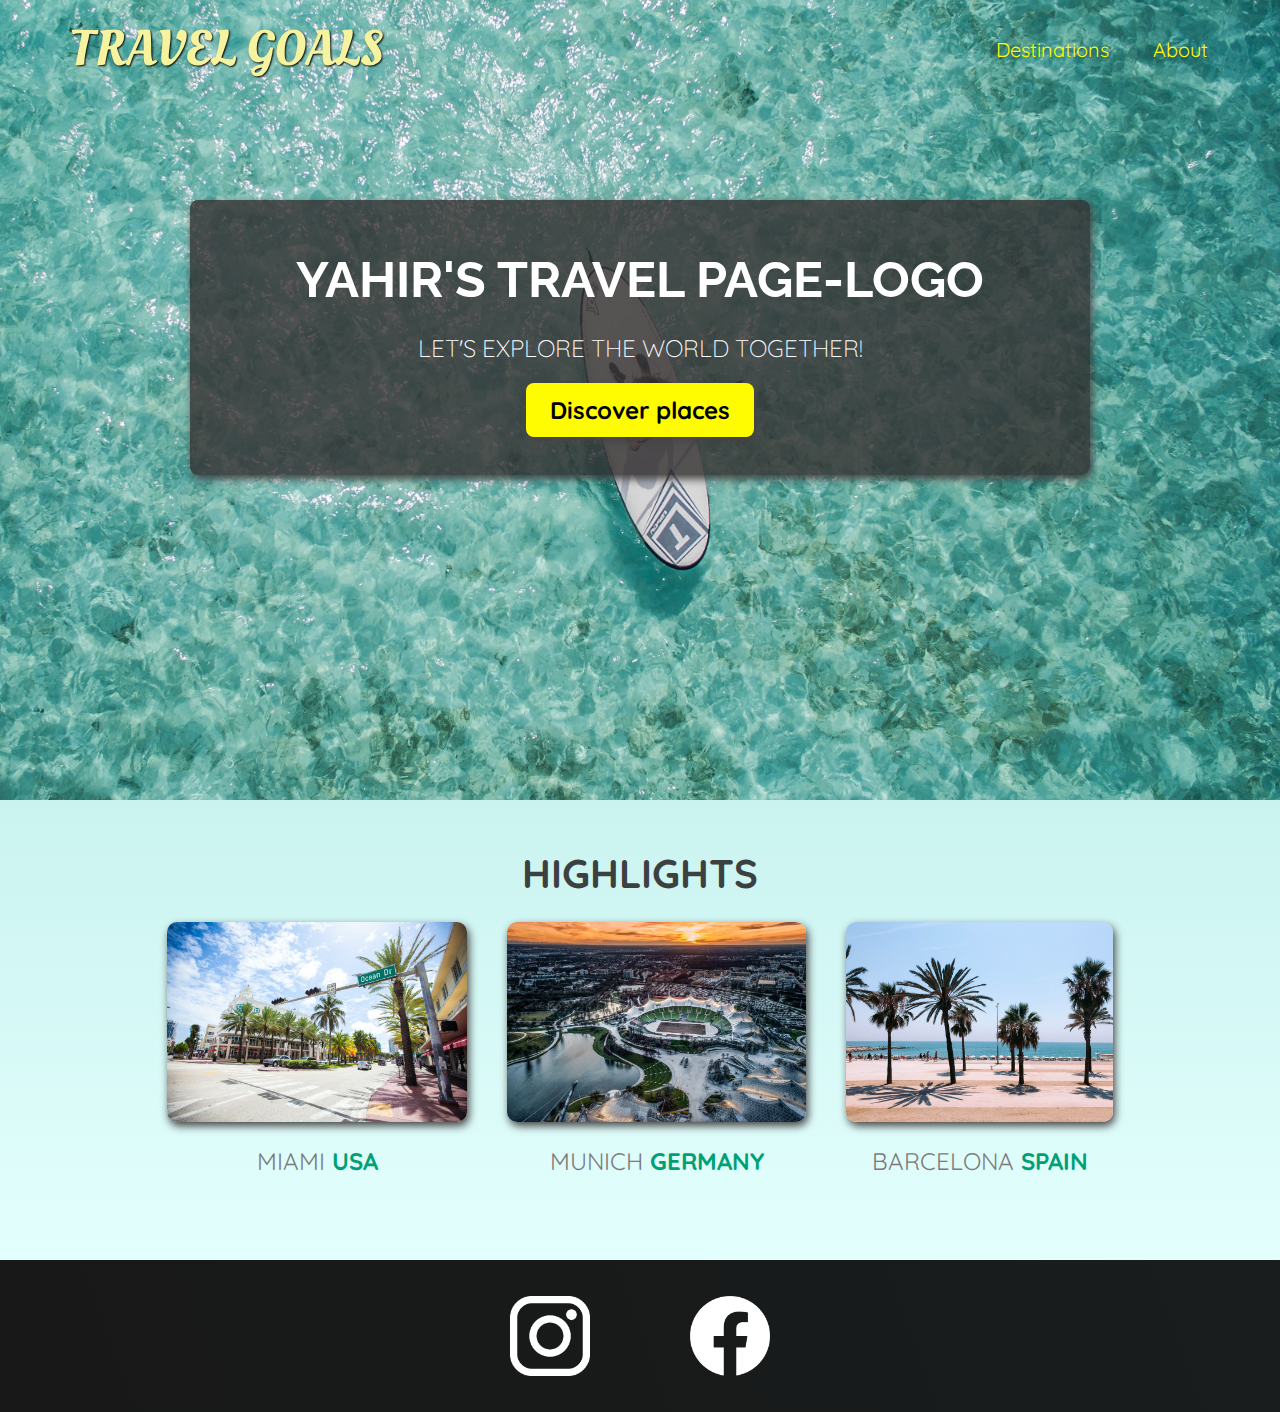
<file: index.html>
<!DOCTYPE html>
<html lang="en">
  <head>
    <meta charset="UTF-8" />
    <title>Travel Goals</title>
    <link
      href="https://fonts.googleapis.com/css2?family=Raleway:wght@700&family=Oleo+Script:wght@700&family=Quicksand:wght@300;500&display=swap"
      rel="stylesheet"
    />
    <link rel="stylesheet" href="shared.css" />
    <link rel="stylesheet" href="styles.css" />
  </head>
  <body>
    <header>
      <div id="page-logo">
        <a href="/index.html">Travel Goals</a>
      </div>
      <nav>
        <ul>
          <li>
            <a href="/places.html">Destinations</a>
          </li>
          <li>
            <a href="">About</a>
          </li>
        </ul>
      </nav>
    </header>
    <main>
      <section id="hero">
        <div id="hero-content">
          <h1>Yahir's Travel page-logo</h1>
          <p>Let's explore the world together!</p>
          <a href="/places.html">Discover places</a>
        </div>
      </section>
      <section id="highlights">
        <h2>Highlights</h2>
        <ul id="destinations">
          <li class="destination">
            <img
              src="/images/places/miami.jpg"
              alt="Miami-streets-on-sunny-day"
            />
            <p>Miami<strong> USA</strong></p>
          </li>
          <li class="destination">
            <img
              src="/images/places/munich.jpg"
              alt="Munich-stadium-in-winter"
            />
            <p>Munich<strong> Germany</strong></p>
          </li>
          <li class="destination">
            <img
              src="/images/places/barcelona.jpg"
              alt="Palm-beach-on-barcelona"
            />
            <p>Barcelona<strong> Spain</strong></p>
          </li>
        </ul>
      </section>
    </main>
    <footer>
      <ul>
        <li>
          <a href="https://www.instagram.com"
            ><img src="/images/icons/insta.png" alt="An-instagram-image"
          /></a>
        </li>
        <li>
          <a href="https://wwww.facebook.com">
            <img src="/images/icons/facebook.png" alt="A-facebook-image"
          /></a>
        </li>
      </ul>
    </footer>
  </body>
</html>
</file>
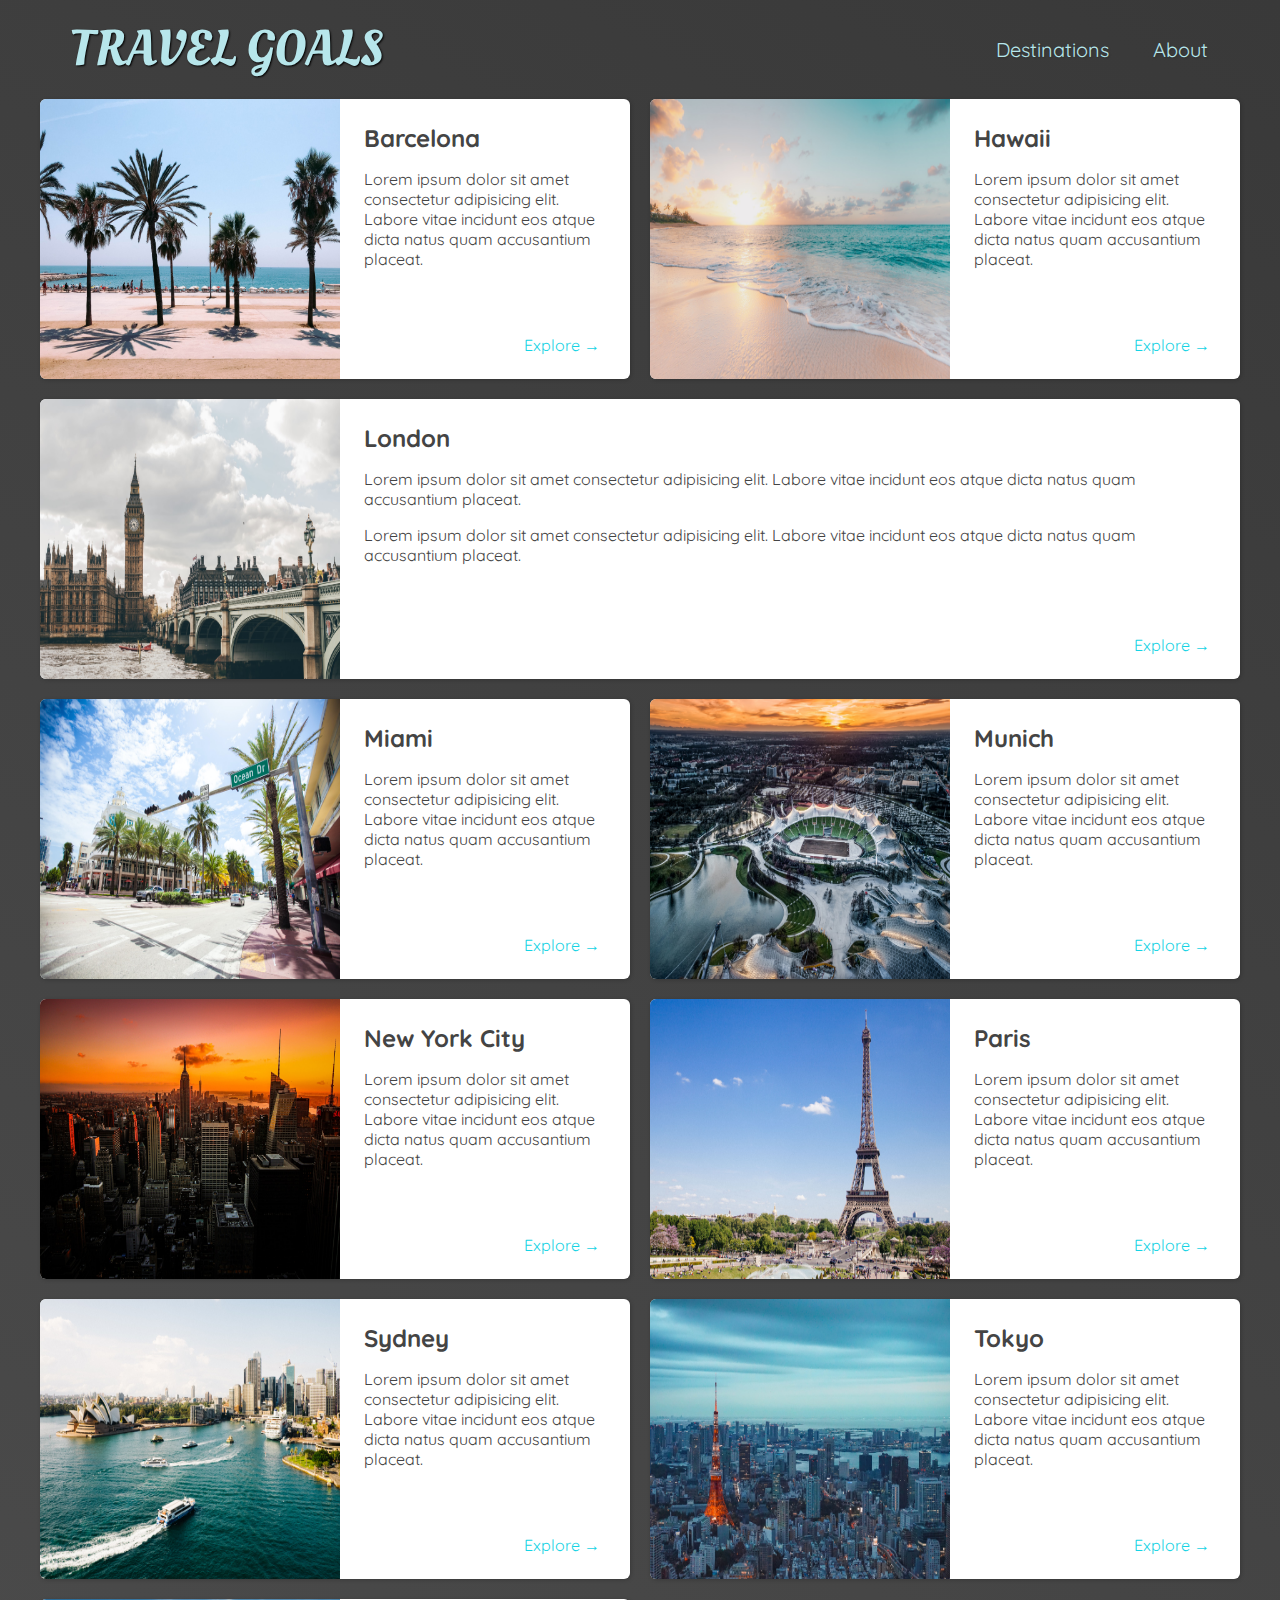
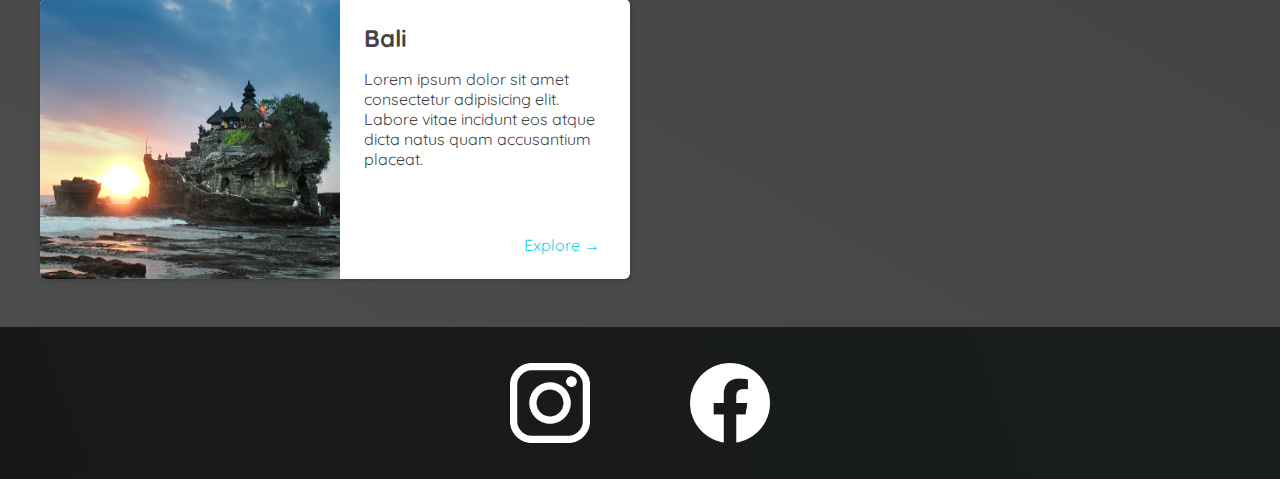
<file: places.html>
<!DOCTYPE html>
<html lang="en">
  <head>
    <meta charset="UTF-8" />
    <title>Travel Goals</title>
    <link
      href="https://fonts.googleapis.com/css2?family=Raleway:wght@700&family=Oleo+Script:wght@700&family=Quicksand:wght@300;500&display=swap"
      rel="stylesheet"
    />
    <link rel="stylesheet" href="shared.css" />
    <link rel="stylesheet" href="places.css" />
  </head>
  <body>
    <header>
      <div id="page-logo">
        <a href="/index.html">Travel Goals</a>
      </div>
      <nav>
        <ul>
          <li>
            <a href="/places.html">Destinations</a>
          </li>
          <li>
            <a href="">About</a>
          </li>
        </ul>
      </nav>
    </header>
    <main>
      <ul>
        <li>
            <img src="images/places/barcelona.jpg" alt="City of Barcelona" />
            <div class="item-content">
              <div>
                <h2>Barcelona</h2>
                <p>
                  Lorem ipsum dolor sit amet consectetur adipisicing elit. Labore
                  vitae incidunt eos atque dicta natus quam accusantium placeat.
                </p>
              </div>
              <div class="actions">
                <a href="https://en.wikipedia.org/wiki/Barcelona">Explore &#x2192</a>
              </div>
            </div>
          </li>
          <li>
            <img src="images/places/hawaii.jpg" alt="Hawaii beach" />
            <div class="item-content">
              <div>
                <h2>Hawaii</h2>
                <p>
                  Lorem ipsum dolor sit amet consectetur adipisicing elit. Labore
                  vitae incidunt eos atque dicta natus quam accusantium placeat.
                </p>
              </div>
              <div class="actions">
                <a href="hhttps://en.wikipedia.org/wiki/Hawaii">Explore &#x2192</a>
              </div>
            </div>
          </li>
          <li>
            <img src="images/places/london.jpg" alt="London city" />
            <div class="item-content">
              <div>
                <h2>London</h2>
                <p>
                  Lorem ipsum dolor sit amet consectetur adipisicing elit. Labore
                  vitae incidunt eos atque dicta natus quam accusantium placeat.
                </p>
                <p>
                  Lorem ipsum dolor sit amet consectetur adipisicing elit. Labore
                  vitae incidunt eos atque dicta natus quam accusantium placeat.
                </p>
              </div>
              <div class="actions">
                <a href="https://en.wikipedia.org/wiki/London">Explore &#x2192</a>
              </div>
            </div>
          </li>
          <li>
            <img src="images/places/miami.jpg" alt="Miami streets" />
            <div class="item-content">
              <div>
                <h2>Miami</h2>
                <p>
                  Lorem ipsum dolor sit amet consectetur adipisicing elit. Labore
                  vitae incidunt eos atque dicta natus quam accusantium placeat.
                </p>
              </div>
              <div class="actions">
                <a href="https://en.wikipedia.org/wiki/Miami">Explore &#x2192</a>
              </div>
            </div>
          </li>
          <li>
            <img src="images/places/munich.jpg" alt="Munich football stadium" />
            <div class="item-content">
              <div>
                <h2>Munich</h2>
                <p>
                  Lorem ipsum dolor sit amet consectetur adipisicing elit. Labore
                  vitae incidunt eos atque dicta natus quam accusantium placeat.
                </p>
              </div>
              <div class="actions">
                <a href="https://en.wikipedia.org/wiki/Munich">Explore &#x2192</a>
              </div>
            </div>
          </li>
          <li>
            <img src="images/places/new-york-city.jpg" alt="New York City skyline" />
            <div class="item-content">
              <div>
                <h2>New York City</h2>
                <p>
                  Lorem ipsum dolor sit amet consectetur adipisicing elit. Labore
                  vitae incidunt eos atque dicta natus quam accusantium placeat.
                </p>
              </div>
              <div class="actions">
                <a href="https://en.wikipedia.org/wiki/New_York_City"
                  >Explore &#x2192</a
                >
              </div>
            </div>
          </li>
          <li>
            <img src="images/places/paris.jpg" alt="Paris city" />
            <div class="item-content">
              <div>
                <h2>Paris</h2>
                <p>
                  Lorem ipsum dolor sit amet consectetur adipisicing elit. Labore
                  vitae incidunt eos atque dicta natus quam accusantium placeat.
                </p>
              </div>
              <div class="actions">
                <a href="https://en.wikipedia.org/wiki/Paris">Explore &#x2192</a>
              </div>
            </div>
          </li>
          <li>
            <img src="images/places/sydney.jpg" alt="Sydney beach" />
            <div class="item-content">
              <div>
                <h2>Sydney</h2>
                <p>
                  Lorem ipsum dolor sit amet consectetur adipisicing elit. Labore
                  vitae incidunt eos atque dicta natus quam accusantium placeat.
                </p>
              </div>
              <div class="actions">
                <a href="https://en.wikipedia.org/wiki/Sydney">Explore &#x2192</a>
              </div>
            </div>
          </li>
          <li>
            <img src="images/places/tokyo.jpg" alt="Tokyo skyline" />
            <div class="item-content">
              <div>
                <h2>Tokyo</h2>
                <p>
                  Lorem ipsum dolor sit amet consectetur adipisicing elit. Labore
                  vitae incidunt eos atque dicta natus quam accusantium placeat.
                </p>
              </div>
              <div class="actions">
                <a href="https://en.wikipedia.org/wiki/Tokyo">Explore &#x2192</a>
              </div>
            </div>
          </li>
          <li>
            <img src="images/places/bali.jpg" alt="Bali beach" />
            <div class="item-content">
              <div>
                <h2>Bali</h2>
                <p>
                  Lorem ipsum dolor sit amet consectetur adipisicing elit. Labore
                  vitae incidunt eos atque dicta natus quam accusantium placeat.
                </p>
              </div>
              <div class="actions">
                <a href="https://en.wikipedia.org/wiki/Bali">Explore &#x2192</a>
              </div>
            </div>
          </li>
      </ul>
    </main>
    <footer>
      <ul>
        <li>
          <a href="https://www.instagram.com"
            ><img src="/images/icons/insta.png" alt="An-instagram-image"
          /></a>
        </li>
        <li>
          <a href="https://wwww.facebook.com">
            <img src="/images/icons/facebook.png" alt="A-facebook-image"
          /></a>
        </li>
      </ul>
    </footer>
  </body>
</html>
</file>
<file: shared.css>
body {
  font-family: "Quicksand", sans-serif;
  margin: 0;
}

ul {
  list-style: none;
  margin: 0;
  padding: 0;
}

header {
    display: flex;
    justify-content: space-between;
    align-items: center;
    padding: 15px 60px;
    position: absolute;
    width: 100%;
    top: 0;
    left: 0;
    box-sizing: border-box;
    
}

#page-logo a {
  padding: 10px;
  font-family: "Oleo Script", sans-serif;
  color: rgb(245, 243, 160);
  font-size: 50px;
  text-decoration: none;
  text-transform: uppercase;
  text-shadow: 1px 1px 2px rgb(0, 0, 0);
}

header ul{
display: flex;
}

header li{
margin-left: 20px;
}

header a{
  color: rgb(255, 251, 0);
  text-decoration: none;
  font-size: 20px;
  padding: 12px;
  text-shadow: 1px 1px 2px rgba(0, 0, 0, 0.2);
  border-radius: 6px;
}

header nav a:hover {
  color: rgb(77, 77, 77);
  background-color: rgb(255, 251, 0);
  
}

footer{
  background: linear-gradient(70deg, rgb(24, 24, 24), rgb(25, 29, 29));
  padding: 36px;
}

footer ul{
  display: flex;
  justify-content: center;}

footer li{
  width: 80px;
  height: 80px;
  margin: 0 50px
}

footer img{
  width: 100%;
  height: 100%;
}
</file>
<file: styles.css>
#hero {
  height: 800px;
  background-image: url("/images/places/ocean.jpg");
  background-position: center;
  background-size: cover;
}

#hero-content {
  width: 900px;
  background-color: rgba(51, 47, 47, 0.8);
  box-shadow: 2px 4px 8px rgb(68, 67, 67);
  border-radius: 8px;
  text-align: center;
  padding: 50px 0px;
  margin: 0px auto;
  position: relative;
  top: 200px;
}

#hero-content h1 {
  color: white;
  text-transform: uppercase;
  font-size: 50px;
  font-family: "Raleway", sans-serif;
  margin: 0;
}

#hero-content p {
  color: white;
  text-transform: uppercase;
  font-size: 24px;
  font-weight: 300;
  margin-bottom: 32px;
}

#hero-content a {
  text-decoration: none;
  background-color: rgb(255, 251, 0);
  padding: 12px 24px;
  color: black;
  font-size: 24px;
  font-weight: bold;
  border-radius: 8px;
  box-shadow: 2px 4px 8px rgb(68, 67, 67);
}

#hero-content a:hover{
    background-color: rgb(255, 238, 0);
}

#highlights {
    padding: 24px;
    background: linear-gradient(0deg, rgb(227, 255, 253), rgb(202, 243, 240));

}


#highlights h2 {
    text-transform: uppercase;
    text-align: center;
    font-size: 40px;
    color: rgb(59, 65, 64);
    margin: 24px 0;

}


#destinations {
    display: flex;
    width: 90%;
    margin: auto;
    margin-bottom: 40px;
    justify-content: center;
}

.destination {
    margin: 0 20px;
    text-transform: uppercase;
}

.destination p {
    text-align: center;
    font-size: 24px;
    color: rgb(124, 123, 123);
    margin: 20px 0;
}

.destination strong {
    color: rgb(0, 160, 117);
}

.destination img{
    height: 200px;
    width: 100%;
    box-shadow: 2px 4px 8px rgb(68, 67, 67);
    border-radius: 10px;
    object-fit: cover;
}
</file>
<file: places.css>
body{
    background: linear-gradient(30deg, rgb(77, 77, 77), rgb(57, 57 ,57));
color: rgb(68, 68, 68);
}

#page-logo a{
color: rgb(183, 230, 235);
}


header{
    position: static;
}

header a{
    color: rgb(183, 230, 235);
}

header nav a:hover {
background-color: rgb(183, 230, 235);
color: rgb(59, 59, 59);
}

main ul{
    width: 1200px;
    margin: 0 auto 48px auto;
    display: grid;
    grid-template-columns: 1fr 1fr;
    gap: 20px 20px;

}

li:nth-of-type(3){
    grid-column: 1 / span 2;
}

main li{
    display: flex;
    background-color: white;
    box-shadow: 1px 1px 4px rgba(0, 0, 0, 0.2);
    border-radius: 6px;
    overflow: hidden;
    object-fit: cover;
}


main li img{
    width: 300px;
    height: 280px;
}

.item-content{
    padding: 24px;
    display: flex;
    flex-direction: column;
    justify-content: space-between;
}

.item-content h2{
    margin: 0;
}

.actions{
    text-align: right;
}

.actions a{
    text-decoration: none;
    padding: 6px;
    color: rgb(22, 211, 228);
    border-radius: 5px;
}

.actions a:hover{
    background-color: rgb(235, 253, 255);
}
</file>
